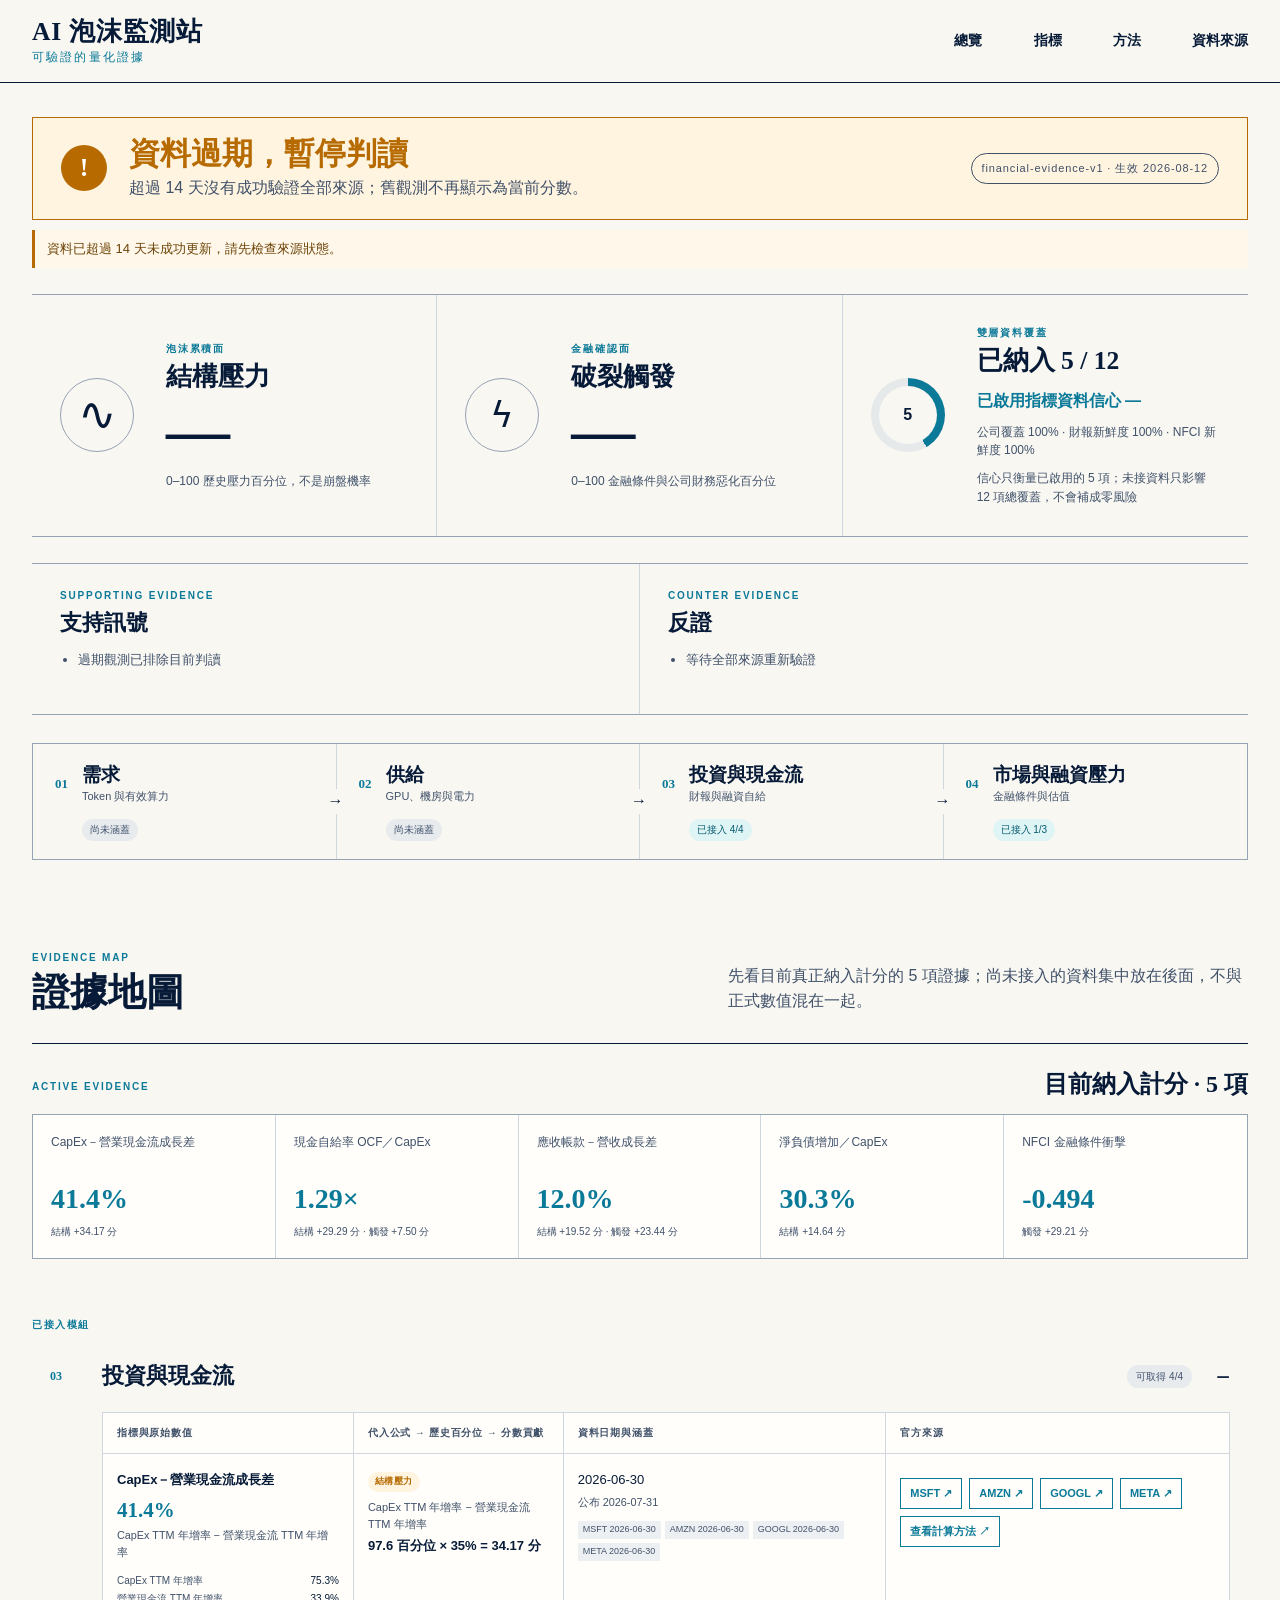
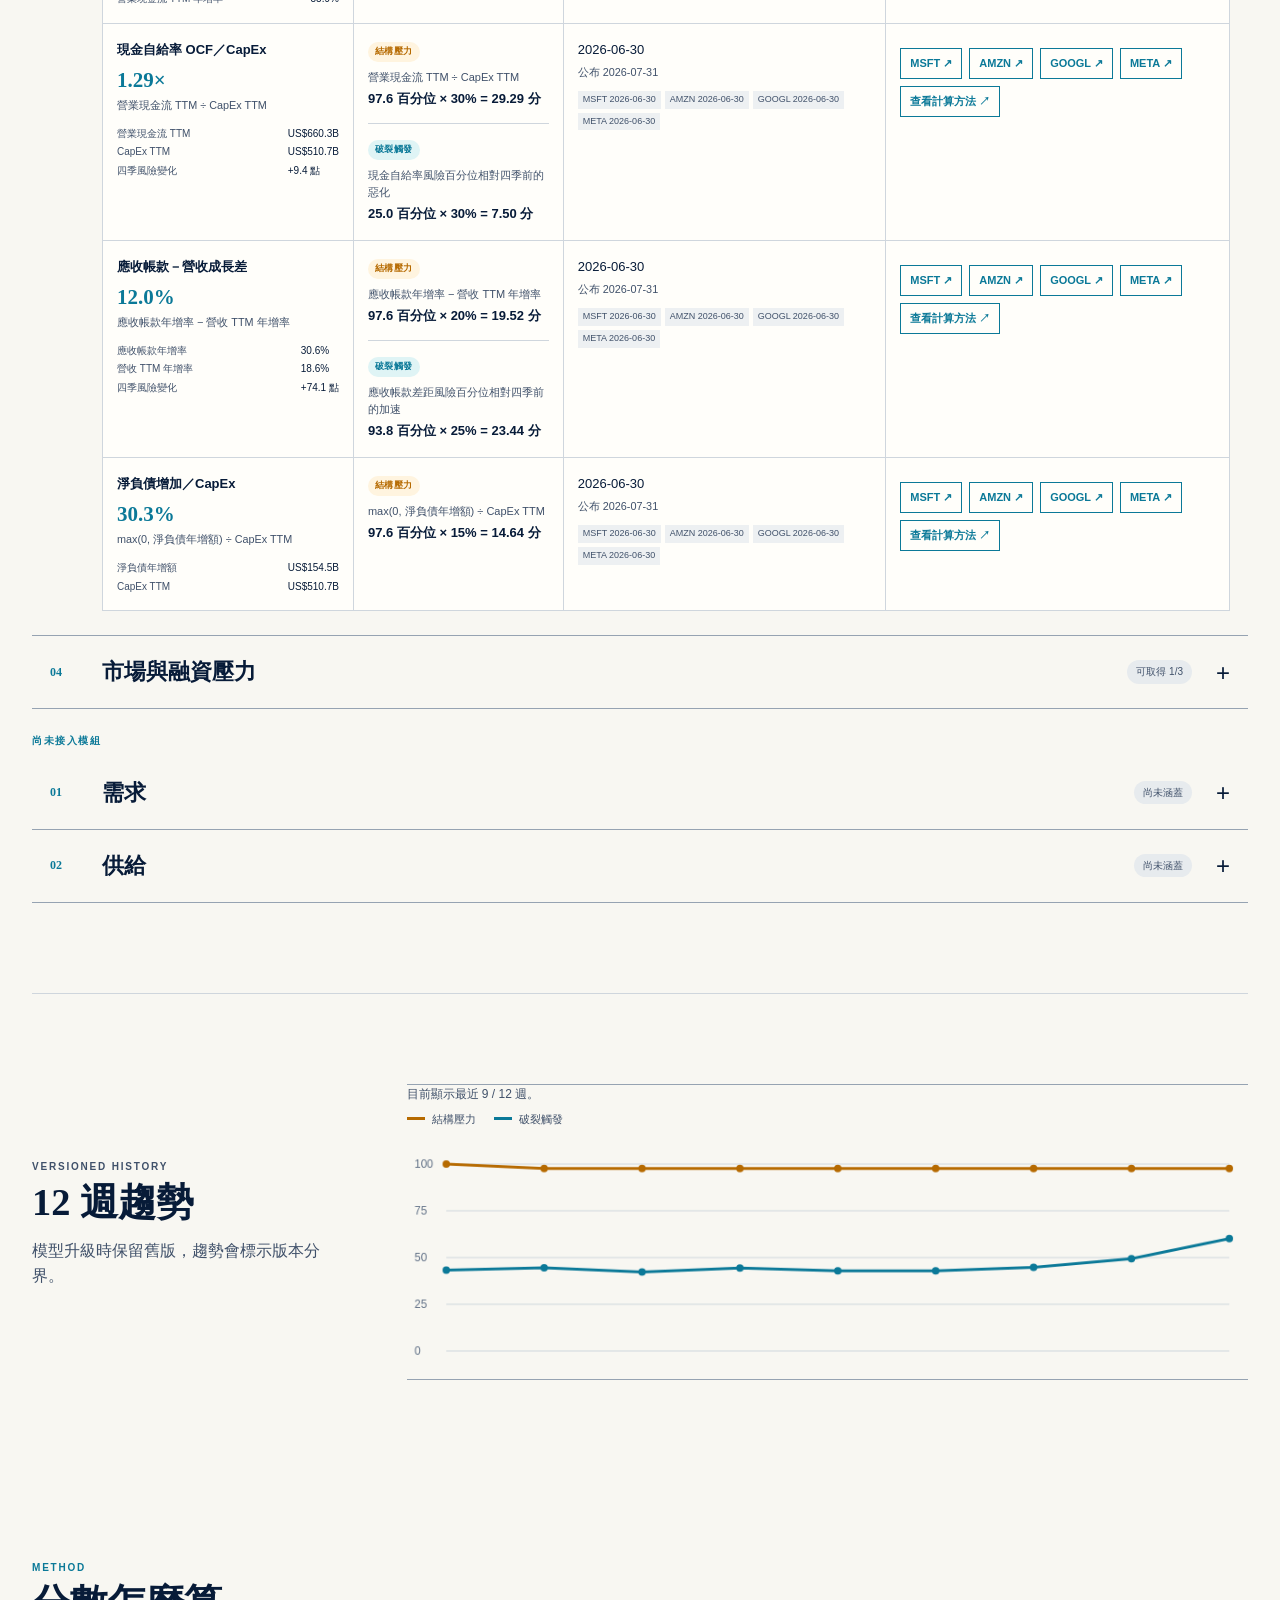
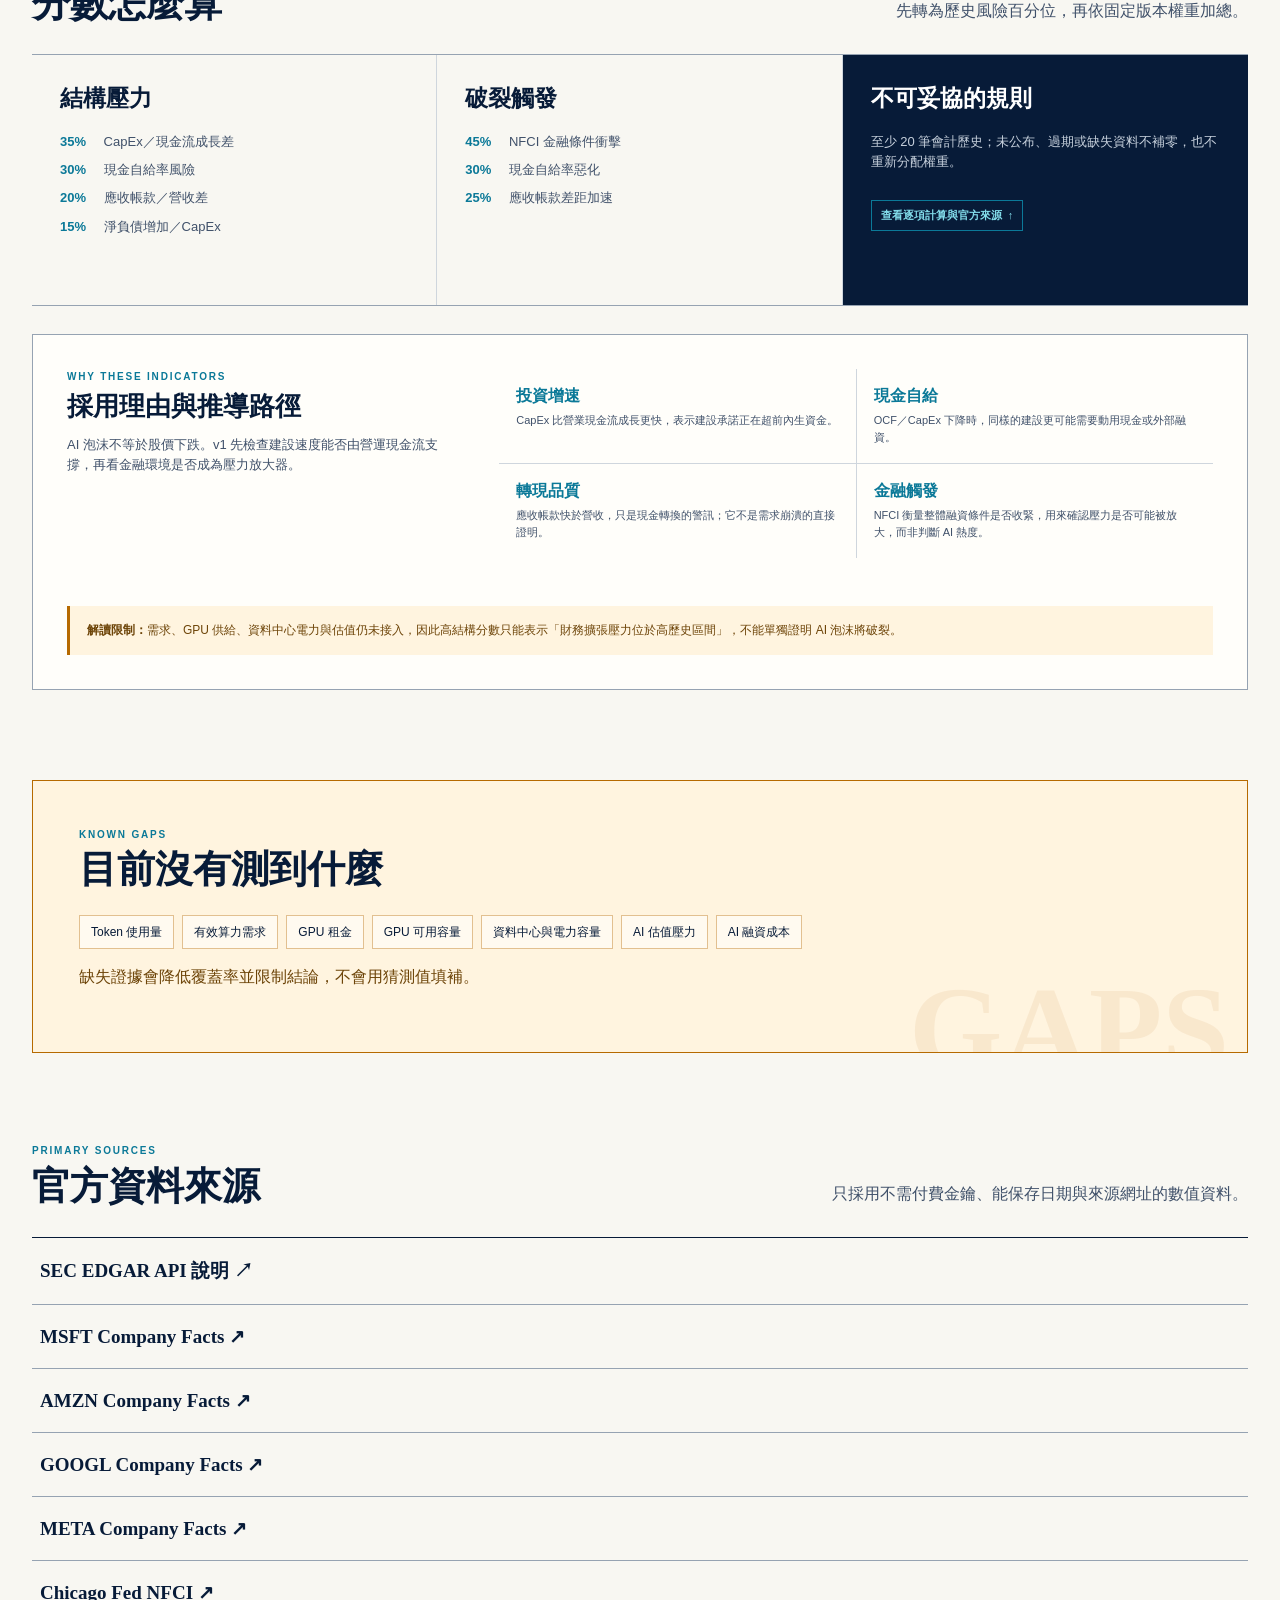
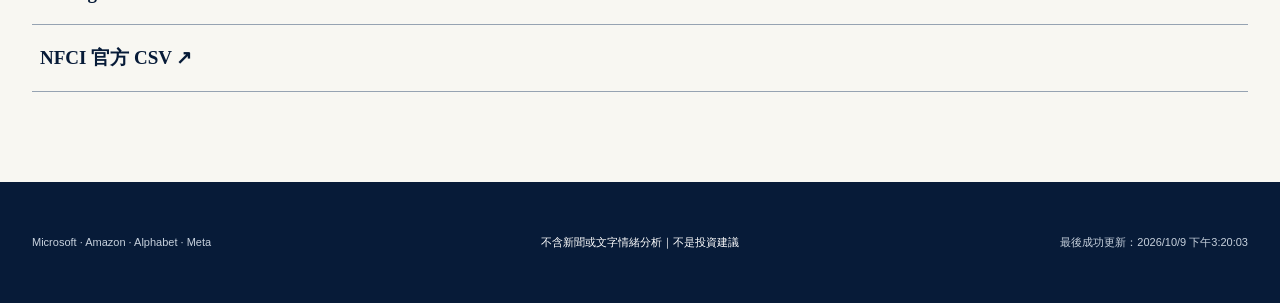
<file: site/index.html>
<!doctype html>
<html lang="zh-Hant">
<head>
  <meta charset="utf-8">
  <meta name="viewport" content="width=device-width, initial-scale=1">
  <meta name="description" content="以可驗證的官方數值監測 AI 基礎建設泡沫壓力。">
  <title>AI 泡沫監測站｜可驗證的量化證據</title>
  <link rel="icon" href="./favicon.svg" type="image/svg+xml">
  <link rel="stylesheet" href="./styles.css?v=20260814a">
  <script src="./app.js?v=20260814a" defer></script>
</head>
<body>
  <a class="skip-link" href="#main">跳至主要內容</a>
  <header class="site-header">
    <div class="header-inner">
      <a class="brand" href="#top" aria-label="AI 泡沫監測站首頁">
        <strong>AI 泡沫監測站</strong>
        <span>可驗證的量化證據</span>
      </a>
      <nav aria-label="主要導覽">
        <a href="#top">總覽</a>
        <a href="#evidence">指標</a>
        <a href="#method">方法</a>
        <a href="#sources">資料來源</a>
      </nav>
    </div>
  </header>

  <main id="main">
    <section id="top" class="container hero" aria-labelledby="state-title">
      <div id="status-banner" class="status-banner" role="status">
        <span class="status-symbol" aria-hidden="true">!</span>
        <div>
          <h1 id="state-title">正式資料尚未接入</h1>
          <p id="state-description">目前不顯示分數，避免將示意值誤認為真實判斷。</p>
        </div>
        <span id="model-version" class="model-chip">模型 v1</span>
      </div>

      <div id="stale-warning" class="stale-warning" role="alert">尚未有成功更新紀錄。</div>

      <div class="score-grid" aria-label="核心監測結果">
        <article class="score-panel">
          <div class="score-mark" aria-hidden="true">∿</div>
          <div>
            <p class="eyebrow">泡沫累積面</p>
            <h2>結構壓力</h2>
            <p id="structural-score" class="score-value">—</p>
            <p class="score-note">0–100 歷史壓力百分位，不是崩盤機率</p>
          </div>
        </article>
        <article class="score-panel">
          <div class="score-mark fracture" aria-hidden="true">ϟ</div>
          <div>
            <p class="eyebrow">金融確認面</p>
            <h2>破裂觸發</h2>
            <p id="trigger-score" class="score-value">—</p>
            <p class="score-note">0–100 金融條件與公司財務惡化百分位</p>
          </div>
        </article>
        <article class="score-panel coverage-panel">
          <div class="coverage-ring" aria-hidden="true"><span id="coverage-ring-value">0</span></div>
          <div>
            <p class="eyebrow">雙層資料覆蓋</p>
            <h2>已納入 <span id="coverage-count">0 / 12</span></h2>
            <p id="confidence" class="confidence-value">已啟用指標資料信心 0%</p>
            <p id="confidence-detail" class="score-note">等待公司覆蓋與資料新鮮度驗證</p>
            <p class="score-note">信心只衡量已啟用的 5 項；未接資料只影響 12 項總覆蓋，不會補成零風險</p>
          </div>
        </article>
      </div>

      <div class="judgement-grid" aria-label="目前判讀依據">
        <article><p class="kicker">SUPPORTING EVIDENCE</p><h2>支持訊號</h2><ul id="reason-list"><li>等待正式資料</li></ul></article>
        <article><p class="kicker">COUNTER EVIDENCE</p><h2>反證</h2><ul id="counter-list"><li>等待正式資料</li></ul></article>
      </div>

      <ol class="causal-rail" aria-label="AI 泡沫證據鏈">
        <li><span class="rail-index">01</span><div><strong>需求</strong><small>Token 與有效算力</small></div><span id="rail-demand-status" class="rail-status">尚未涵蓋</span></li>
        <li><span class="rail-index">02</span><div><strong>供給</strong><small>GPU、機房與電力</small></div><span id="rail-supply-status" class="rail-status">尚未涵蓋</span></li>
        <li><span class="rail-index">03</span><div><strong>投資與現金流</strong><small>財報與融資自給</small></div><span id="rail-investment-status" class="rail-status">等待資料</span></li>
        <li><span class="rail-index">04</span><div><strong>市場與融資壓力</strong><small>金融條件與估值</small></div><span id="rail-market-status" class="rail-status">等待資料</span></li>
      </ol>
    </section>

    <section id="evidence" class="container section" aria-labelledby="indicator-heading">
      <div class="section-heading">
        <div><p class="kicker">EVIDENCE MAP</p><h2 id="indicator-heading">證據地圖</h2></div>
        <p>先看目前真正納入計分的 5 項證據；尚未接入的資料集中放在後面，不與正式數值混在一起。</p>
      </div>
      <div id="indicator-list" class="evidence-list">
        <details>
          <summary><span>01</span><strong>需求</strong><em>尚未涵蓋</em></summary>
          <p class="empty-detail">Token 與有效算力資料尚未有穩定、公開且可長期自動化的來源。</p>
        </details>
        <details>
          <summary><span>02</span><strong>供給</strong><em>尚未涵蓋</em></summary>
          <p class="empty-detail">GPU 租金、可用容量、資料中心與電力資料仍列為證據缺口。</p>
        </details>
        <details open>
          <summary><span>03</span><strong>投資與現金流</strong><em>等待正式資料</em></summary>
          <div class="indicator-placeholder">
            <p>CapEx－營業現金流成長差</p><p>現金自給率 OCF／CapEx</p>
            <p>應收帳款－營收成長差</p><p>淨負債增加／CapEx</p>
          </div>
        </details>
        <details>
          <summary><span>04</span><strong>市場與融資壓力</strong><em>等待正式資料</em></summary>
          <p class="empty-detail">第一版使用 Chicago Fed NFCI；估值與 AI 專屬融資成本尚未涵蓋。</p>
        </details>
      </div>
    </section>

    <section id="trend" class="container section split-section" aria-labelledby="trend-heading">
      <div>
        <p class="kicker">VERSIONED HISTORY</p>
        <h2 id="trend-heading">12 週趨勢</h2>
        <p>模型升級時保留舊版，趨勢會標示版本分界。</p>
      </div>
      <div class="trend-frame">
        <p id="trend-status" class="trend-status" role="status">尚無可計分的歷史快照。</p>
        <div id="trend-legend" class="trend-legend" hidden><span class="structural">結構壓力</span><span class="trigger">破裂觸發</span></div>
        <canvas id="trend-chart" width="900" height="260" aria-label="結構壓力與破裂觸發趨勢圖"></canvas>
        <div id="trend-fallback" class="trend-empty">歷史資料尚未建立。</div>
      </div>
    </section>

    <section id="method" class="container section" aria-labelledby="method-heading">
      <div class="section-heading">
        <div><p class="kicker">METHOD</p><h2 id="method-heading">分數怎麼算</h2></div>
        <p>先轉為歷史風險百分位，再依固定版本權重加總。</p>
      </div>
      <div class="method-grid">
        <article>
          <h3>結構壓力</h3>
          <p><b>35%</b> CapEx／現金流成長差</p><p><b>30%</b> 現金自給率風險</p>
          <p><b>20%</b> 應收帳款／營收差</p><p><b>15%</b> 淨負債增加／CapEx</p>
        </article>
        <article>
          <h3>破裂觸發</h3>
          <p><b>45%</b> NFCI 金融條件衝擊</p><p><b>30%</b> 現金自給率惡化</p>
          <p><b>25%</b> 應收帳款差距加速</p>
        </article>
        <article class="method-rule">
          <h3>不可妥協的規則</h3>
          <p>至少 20 筆會計歷史；未公布、過期或缺失資料不補零，也不重新分配權重。</p>
          <a href="#evidence" id="method-link">查看逐項計算與官方來源 <span aria-hidden="true">↑</span></a>
        </article>
      </div>
      <div class="method-rationale" aria-labelledby="rationale-heading">
        <div class="rationale-intro">
          <p class="kicker">WHY THESE INDICATORS</p>
          <h3 id="rationale-heading">採用理由與推導路徑</h3>
          <p>AI 泡沫不等於股價下跌。v1 先檢查建設速度能否由營運現金流支撐，再看金融環境是否成為壓力放大器。</p>
        </div>
        <ol>
          <li><b>投資增速</b><span>CapEx 比營業現金流成長更快，表示建設承諾正在超前內生資金。</span></li>
          <li><b>現金自給</b><span>OCF／CapEx 下降時，同樣的建設更可能需要動用現金或外部融資。</span></li>
          <li><b>轉現品質</b><span>應收帳款快於營收，只是現金轉換的警訊；它不是需求崩潰的直接證明。</span></li>
          <li><b>金融觸發</b><span>NFCI 衡量整體融資條件是否收緊，用來確認壓力是否可能被放大，而非判斷 AI 熱度。</span></li>
        </ol>
        <p class="rationale-limit"><b>解讀限制：</b>需求、GPU 供給、資料中心電力與估值仍未接入，因此高結構分數只能表示「財務擴張壓力位於高歷史區間」，不能單獨證明 AI 泡沫將破裂。</p>
      </div>
    </section>

    <section id="missing-evidence" class="container missing-panel" aria-labelledby="missing-heading">
      <p class="kicker">KNOWN GAPS</p>
      <h2 id="missing-heading">目前沒有測到什麼</h2>
      <div id="missing-list" class="missing-list">
        <span>Token 需求</span><span>有效算力</span><span>GPU 租金與容量</span><span>資料中心與電力</span><span>AI 估值</span><span>AI 融資成本</span>
      </div>
      <p>缺失證據會降低覆蓋率並限制結論，不會用猜測值填補。</p>
    </section>

    <section id="sources" class="container section sources" aria-labelledby="source-heading">
      <div class="section-heading">
        <div><p class="kicker">PRIMARY SOURCES</p><h2 id="source-heading">官方資料來源</h2></div>
        <p>只採用不需付費金鑰、能保存日期與來源網址的數值資料。</p>
      </div>
      <ul id="source-list" class="source-list">
        <li><a href="https://www.sec.gov/search-filings/edgar-application-programming-interfaces" target="_blank" rel="noreferrer">SEC EDGAR Company Facts <span>公司財報 ↗</span></a></li>
        <li><a href="https://www.chicagofed.org/research/data/nfci/current-data" target="_blank" rel="noreferrer">Chicago Fed NFCI <span>金融條件 ↗</span></a></li>
      </ul>
    </section>
  </main>

  <footer class="site-footer">
    <div class="container footer-inner">
      <p>Microsoft · Amazon · Alphabet · Meta</p>
      <p>不含新聞或文字情緒分析｜不是投資建議</p>
      <p id="last-updated">最後成功更新：尚無</p>
    </div>
  </footer>
  <noscript><p class="noscript">JavaScript 未啟用；方法與來源仍可閱讀，但最新量化結果無法載入。</p></noscript>
</body>
</html>
</file>
<file: site/styles.css>
:root {
  --ink: #071b38;
  --ink-soft: #40516a;
  --paper: #f8f7f2;
  --surface: #fffefa;
  --line: #cfd6dd;
  --line-dark: #96a3b2;
  --cyan: #0b7998;
  --cyan-soft: #dff4f5;
  --amber: #b66a00;
  --amber-soft: #fff4df;
  --danger: #9e3f2f;
  --display: "Iowan Old Style", Baskerville, "Noto Serif TC", serif;
  --sans: "Avenir Next", Avenir, "Noto Sans TC", "PingFang TC", sans-serif;
}

* { box-sizing: border-box; }
.sr-only { position: absolute !important; width: 1px !important; height: 1px !important; padding: 0 !important; margin: -1px !important; overflow: hidden !important; clip: rect(0,0,0,0) !important; white-space: nowrap !important; border: 0 !important; }
html { scroll-behavior: smooth; }
body { margin: 0; background: var(--paper); color: var(--ink); font-family: var(--sans); line-height: 1.55; }
a { color: inherit; }
button, a, summary { -webkit-tap-highlight-color: transparent; }
:focus-visible { outline: 3px solid var(--cyan); outline-offset: 4px; }
.skip-link { position: fixed; z-index: 99; top: 8px; left: 8px; padding: 8px 12px; transform: translateY(-150%); background: var(--ink); color: white; }
.skip-link:focus { transform: none; }
.container { width: min(1440px, calc(100% - 64px)); margin-inline: auto; }

.site-header { position: sticky; z-index: 20; top: 0; border-bottom: 1px solid var(--ink); background: rgba(248, 247, 242, .96); backdrop-filter: blur(12px); }
.header-inner { width: min(1440px, calc(100% - 64px)); min-height: 82px; margin: auto; display: flex; align-items: center; justify-content: space-between; gap: 32px; }
.brand { display: grid; text-decoration: none; line-height: 1.1; }
.brand strong { font: 700 clamp(22px, 2vw, 32px)/1.1 var(--display); letter-spacing: .03em; }
.brand span { margin-top: 5px; font-size: 12px; letter-spacing: .18em; color: var(--cyan); }
nav { display: flex; gap: clamp(20px, 4vw, 56px); }
nav a { position: relative; padding-block: 26px; text-decoration: none; font-weight: 700; font-size: 14px; }
nav a::after { content: ""; position: absolute; right: 0; bottom: 17px; left: 0; height: 2px; background: var(--cyan); transform: scaleX(0); transition: transform .18s ease; }
nav a:hover::after, nav a:focus-visible::after { transform: scaleX(1); }

.hero { padding-top: 34px; }
.status-banner { display: grid; grid-template-columns: auto 1fr auto; align-items: center; gap: 22px; min-height: 88px; padding: 18px 28px; border: 1px solid var(--amber); background: var(--amber-soft); }
.status-banner.is-live { border-color: var(--cyan); background: #eef9f8; }
.status-banner.is-stale { border-color: var(--amber); background: var(--amber-soft); }
.status-symbol { display: grid; width: 46px; height: 46px; place-items: center; border-radius: 50%; background: var(--amber); color: white; font: 700 26px/1 var(--display); }
.is-live .status-symbol { background: var(--cyan); }
.is-stale .status-symbol { background: var(--amber); }
.status-banner h1 { margin: 0 0 3px; font: 700 clamp(22px, 2.4vw, 35px)/1.2 var(--display); color: var(--amber); }
.is-live h1 { color: var(--ink); }
.status-banner p { margin: 0; color: var(--ink-soft); }
.model-chip { padding: 6px 10px; border: 1px solid currentColor; border-radius: 999px; color: var(--ink-soft); font-size: 11px; letter-spacing: .08em; }
.stale-warning { margin-top: 10px; padding: 9px 12px; border-left: 3px solid var(--amber); background: #fff8ea; color: #6d4408; font-size: 13px; }
.stale-warning[hidden] { display: none; }

.score-grid { display: grid; grid-template-columns: repeat(3, 1fr); gap: 0; margin-top: 26px; border-block: 1px solid var(--line-dark); }
.score-panel { min-height: 210px; display: grid; grid-template-columns: 88px 1fr; align-items: center; gap: 18px; padding: 30px 28px; border-right: 1px solid var(--line); }
.score-panel:last-child { border-right: 0; }
.score-mark { display: grid; width: 74px; height: 74px; place-items: center; border: 1px solid var(--line-dark); border-radius: 50%; font: 400 46px/1 var(--display); }
.fracture { font-size: 36px; }
.eyebrow, .kicker { margin: 0 0 6px; color: var(--cyan); font-size: 10px; font-weight: 800; letter-spacing: .18em; text-transform: uppercase; }
.score-panel h2 { margin: 0; font: 700 clamp(20px, 2vw, 28px)/1.2 var(--display); }
.score-value { margin: 6px 0 0; font: 700 clamp(46px, 5vw, 68px)/1 var(--display); }
.score-value small { font: 500 12px var(--sans); color: var(--ink-soft); }
.score-note { max-width: 260px; margin: 9px 0 0; color: var(--ink-soft); font-size: 12px; }
.coverage-ring { --progress: 0deg; display: grid; width: 74px; height: 74px; place-items: center; border-radius: 50%; background: conic-gradient(var(--cyan) var(--progress), #e5e9ea 0); }
.coverage-ring::before { content: ""; grid-area: 1/1; width: 58px; height: 58px; border-radius: 50%; background: var(--paper); }
.coverage-ring span { z-index: 1; grid-area: 1/1; font-weight: 800; }
.confidence-value { margin: 12px 0 0; color: var(--cyan); font-weight: 800; }

.judgement-grid { display: grid; grid-template-columns: 1fr 1fr; margin-top: 26px; border-block: 1px solid var(--line-dark); }
.judgement-grid article { min-height: 150px; padding: 24px 28px; border-right: 1px solid var(--line); }
.judgement-grid article:last-child { border-right: 0; }
.judgement-grid h2 { margin: 0; font: 700 22px/1.2 var(--display); }
.judgement-grid ul { margin: 14px 0 0; padding-left: 18px; color: var(--ink-soft); font-size: 13px; }
.judgement-grid li + li { margin-top: 5px; }

.causal-rail { display: grid; grid-template-columns: repeat(4, 1fr); margin: 28px 0 0; padding: 0; border: 1px solid var(--line-dark); list-style: none; }
.causal-rail li { position: relative; min-height: 96px; display: grid; grid-template-columns: auto 1fr; align-items: center; gap: 14px; padding: 18px 22px; border-right: 1px solid var(--line); }
.causal-rail li:last-child { border-right: 0; }
.causal-rail li:not(:last-child)::after { content: "→"; position: absolute; z-index: 2; right: -13px; width: 26px; background: var(--paper); text-align: center; }
.rail-index { color: var(--cyan); font: 700 13px var(--display); }
.causal-rail strong, .causal-rail small { display: block; }
.causal-rail strong { font: 700 19px var(--display); }
.causal-rail small { color: var(--ink-soft); font-size: 11px; }
.rail-status { grid-column: 2; justify-self: start; padding: 3px 8px; border-radius: 999px; background: #e7ebee; color: var(--ink-soft); font-size: 10px; }
.rail-status.active { background: var(--cyan-soft); color: #075c70; }

.section { padding-block: 90px; }
.section-heading { display: flex; align-items: end; justify-content: space-between; gap: 40px; margin-bottom: 30px; }
.section h2, .missing-panel h2 { margin: 0; font: 700 clamp(30px, 3vw, 46px)/1.1 var(--display); }
.section-heading > p { max-width: 520px; margin: 0; color: var(--ink-soft); }
.evidence-list { border-top: 1px solid var(--ink); }
.evidence-overview { padding: 24px 0 34px; }
.evidence-overview-heading { display: flex; align-items: end; justify-content: space-between; gap: 24px; margin-bottom: 14px; }
.evidence-overview-heading h3 { margin: 0; font: 700 24px var(--display); }
.evidence-overview-grid { display: grid; grid-template-columns: repeat(5, 1fr); border: 1px solid var(--line-dark); }
.evidence-overview-card { min-height: 142px; padding: 18px; border-right: 1px solid var(--line); background: var(--surface); }
.evidence-overview-card:last-child { border-right: 0; }
.evidence-overview-card p { min-height: 42px; margin: 0; color: var(--ink-soft); font-size: 12px; }
.evidence-overview-card strong { display: block; margin-top: 8px; color: var(--cyan); font: 700 28px var(--display); }
.evidence-overview-card small { display: block; margin-top: 9px; color: var(--ink-soft); font-size: 10px; }
.evidence-group-label { margin: 24px 0 8px; color: var(--cyan); font-size: 10px; font-weight: 800; letter-spacing: .16em; }
.evidence-list details { border-bottom: 1px solid var(--line-dark); background: transparent; }
.evidence-list summary { min-height: 72px; display: grid; grid-template-columns: 52px 1fr auto; align-items: center; padding: 0 18px; cursor: pointer; list-style: none; }
.evidence-list summary::-webkit-details-marker { display: none; }
.evidence-list summary::after { content: "+"; grid-column: 4; margin-left: 24px; font-size: 24px; font-weight: 300; }
.evidence-list details[open] summary::after { content: "−"; }
.evidence-list summary > span { color: var(--cyan); font: 700 12px var(--display); }
.evidence-list summary strong { font: 700 22px var(--display); }
.evidence-list summary em { padding: 4px 9px; border-radius: 999px; background: #e7ebee; color: var(--ink-soft); font-size: 10px; font-style: normal; }
.details-body { padding: 0 18px 24px 70px; }
.empty-detail, .indicator-placeholder { margin: 0; padding: 20px 18px 24px 70px; color: var(--ink-soft); }
.module-empty { padding-top: 16px; }
.module-empty-intro { margin: 0 0 10px; color: var(--ink-soft); font-size: 12px; }
.planned-list { display: grid; gap: 1px; margin: 0; padding: 0; background: var(--line); list-style: none; }
.planned-list li { display: grid; grid-template-columns: minmax(160px, .35fr) 1fr; gap: 18px; padding: 13px 15px; background: var(--surface); }
.planned-list strong { font: 700 15px var(--display); }
.planned-list span { color: var(--ink-soft); font-size: 12px; }
.indicator-placeholder { display: grid; grid-template-columns: 1fr 1fr; gap: 1px; }
.indicator-placeholder p { margin: 0; padding: 14px; border: 1px solid var(--line); }
.indicator-table { width: 100%; border-collapse: collapse; background: var(--surface); font-size: 13px; }
.indicator-table th { padding: 12px 14px; border: 1px solid var(--line); color: var(--ink-soft); font-size: 10px; letter-spacing: .08em; text-align: left; }
.indicator-table td { padding: 16px 14px; border: 1px solid var(--line); vertical-align: top; }
.indicator-table td:first-child { min-width: 250px; font-weight: 700; }
.indicator-table small { display: block; margin-top: 4px; color: var(--ink-soft); font-weight: 400; }
.raw-value { display: block; margin-top: 8px; color: var(--cyan); font: 700 21px var(--display); }
.calculation-inputs { display: grid; grid-template-columns: 1fr auto; gap: 3px 12px; margin: 12px 0 0; font-size: 10px; font-weight: 500; }
.calculation-inputs dt { color: var(--ink-soft); }
.calculation-inputs dd { margin: 0; font-variant-numeric: tabular-nums; }
.role-trace + .role-trace { margin-top: 14px; padding-top: 14px; border-top: 1px solid var(--line); }
.role-chip { display: inline-block; padding: 3px 7px; border-radius: 999px; background: var(--amber-soft); color: var(--amber); font-size: 9px; font-weight: 800; letter-spacing: .05em; }
.role-chip.trigger { background: var(--cyan-soft); color: var(--cyan); }
.role-formula { margin: 7px 0 3px; color: var(--ink-soft); font-size: 11px; }
.role-math { margin: 0; font-weight: 800; font-variant-numeric: tabular-nums; }
.not-scored { color: var(--ink-soft); }
.company-coverage { display: flex; flex-wrap: wrap; gap: 4px; margin-top: 10px; }
.company-coverage span { padding: 2px 5px; background: #edf0f2; color: var(--ink-soft); font-size: 9px; white-space: nowrap; }
.indicator-links { display: flex; flex-wrap: wrap; gap: 7px; margin-top: 8px; }
.indicator-links a, .method-rule a { display: inline-flex; gap: 6px; align-items: center; padding: 6px 9px; border: 1px solid var(--cyan); color: var(--cyan); text-decoration: none; font-size: 11px; font-weight: 800; }
.indicator-links a:hover, .method-rule a:hover { background: var(--cyan); color: white; }

.split-section { display: grid; grid-template-columns: minmax(220px, .35fr) 1fr; gap: 80px; align-items: center; border-top: 1px solid var(--line); }
.split-section h2 { margin-bottom: 12px; }
.split-section p { color: var(--ink-soft); }
.trend-frame { min-height: 280px; display: grid; align-content: center; border-block: 1px solid var(--line-dark); }
.trend-status { margin: 0 0 8px; color: var(--ink-soft); font-size: 12px; }
.trend-legend { display: flex; gap: 18px; margin: 0 0 8px; color: var(--ink-soft); font-size: 11px; }
.trend-legend[hidden] { display: none; }
.trend-legend span::before { content: ""; display: inline-block; width: 18px; height: 3px; margin: 0 7px 3px 0; background: var(--amber); }
.trend-legend .trigger::before { background: var(--cyan); }
#trend-chart { display: none; width: 100%; height: auto; }
.trend-empty { color: var(--ink-soft); }
.snapshot-intro { margin: 0 0 18px; }
.snapshot-grid { display: grid; grid-template-columns: 1fr 1fr; border: 1px solid var(--line-dark); }
.snapshot-card { padding: 20px; border-right: 1px solid var(--line); background: var(--surface); }
.snapshot-card:last-child { border-right: 0; }
.snapshot-card span, .snapshot-card small { display: block; color: var(--ink-soft); font-size: 11px; }
.snapshot-card strong { display: block; margin: 4px 0; font: 700 38px var(--display); }

.method-grid { display: grid; grid-template-columns: repeat(3, 1fr); border-block: 1px solid var(--line-dark); }
.method-grid article { min-height: 250px; padding: 28px; border-right: 1px solid var(--line); }
.method-grid article:last-child { border-right: 0; }
.method-grid h3 { margin: 0 0 18px; font: 700 23px var(--display); }
.method-grid p { margin: 8px 0; color: var(--ink-soft); font-size: 13px; }
.method-grid b { display: inline-block; min-width: 40px; color: var(--cyan); }
.method-rule { background: var(--ink); color: white; }
.method-rule p { color: #c6d0dc; }
.method-rule a { margin-top: 20px; color: #83deec; }
.method-rationale { display: grid; grid-template-columns: .7fr 1.3fr; gap: 48px; margin-top: 28px; padding: 34px; border: 1px solid var(--line-dark); background: var(--surface); }
.rationale-intro h3 { margin: 0; font: 700 26px/1.2 var(--display); }
.rationale-intro > p:last-child { color: var(--ink-soft); font-size: 13px; }
.method-rationale ol { display: grid; grid-template-columns: 1fr 1fr; gap: 1px; margin: 0; padding: 0; background: var(--line); list-style: none; }
.method-rationale li { padding: 17px; background: var(--surface); }
.method-rationale li b, .method-rationale li span { display: block; }
.method-rationale li b { color: var(--cyan); font: 700 16px var(--display); }
.method-rationale li span { margin-top: 5px; color: var(--ink-soft); font-size: 11px; }
.rationale-limit { grid-column: 1 / -1; margin: 0; padding: 15px 17px; border-left: 3px solid var(--amber); background: var(--amber-soft); color: #6d4408; font-size: 12px; }

.missing-panel { position: relative; overflow: hidden; padding: 46px; border: 1px solid var(--amber); background: var(--amber-soft); }
.missing-panel::after { content: "GAPS"; position: absolute; right: 18px; bottom: -38px; color: rgba(182,106,0,.08); font: 700 120px/1 var(--display); }
.missing-list { position: relative; z-index: 1; display: flex; flex-wrap: wrap; gap: 8px; margin: 24px 0 14px; }
.missing-list span { padding: 7px 11px; border: 1px solid rgba(182,106,0,.4); background: rgba(255,255,255,.55); font-size: 12px; }
.missing-panel > p:last-child { position: relative; z-index: 1; color: #6d4408; }

.source-list { margin: 0; padding: 0; border-top: 1px solid var(--ink); list-style: none; }
.source-list li { border-bottom: 1px solid var(--line-dark); }
.source-list a { display: flex; justify-content: space-between; gap: 20px; padding: 20px 8px; text-decoration: none; font: 700 19px var(--display); }
.source-list a:hover { padding-left: 18px; background: var(--surface); }
.source-list span { font: 600 11px var(--sans); color: var(--cyan); letter-spacing: .06em; }

.site-footer { border-top: 1px solid var(--ink); background: var(--ink); color: white; }
.footer-inner { min-height: 120px; display: grid; grid-template-columns: 1fr 1fr 1fr; align-items: center; gap: 30px; }
.footer-inner p { margin: 0; color: #c6d0dc; font-size: 11px; }
.footer-inner p:nth-child(2) { text-align: center; color: white; }
.footer-inner p:last-child { text-align: right; }
.noscript { margin: 0; padding: 12px; background: #fee; color: #700; text-align: center; }

@media (max-width: 980px) {
  .method-grid { grid-template-columns: 1fr; }
  .method-grid article { border-right: 0; border-bottom: 1px solid var(--line); }
  .method-grid article:last-child { border-bottom: 0; }
  .indicator-table { display: block; overflow-x: auto; }
  .evidence-overview-grid { grid-template-columns: repeat(2, 1fr); }
  .evidence-overview-card { border-bottom: 1px solid var(--line); }
  .method-rationale { grid-template-columns: 1fr; }
  .rationale-limit { grid-column: 1; }
}

@media (min-width: 721px) and (max-width: 980px) {
  .status-banner { grid-template-columns: auto 1fr; }
  .model-chip { grid-column: 2; justify-self: start; }

  .score-grid { grid-template-columns: repeat(3, minmax(0, 1fr)); }
  .score-panel { min-width: 0; min-height: 200px; grid-template-columns: 54px minmax(0, 1fr); gap: 12px; padding: 24px 16px; }
  .score-mark, .coverage-ring { width: 54px; height: 54px; }
  .score-mark { font-size: 36px; }
  .fracture { font-size: 30px; }
  .coverage-ring::before { width: 43px; height: 43px; }
  .score-panel h2 { font-size: 20px; }
  .score-value { font-size: 46px; }
  .confidence-value { font-size: 13px; }
  .score-note { max-width: none; }

  .judgement-grid article { min-height: 120px; padding: 20px 22px; }

  .causal-rail { grid-template-columns: 1fr 1fr; }
  .causal-rail li { min-height: 104px; }
  .causal-rail li:nth-child(2n) { border-right: 0; }
  .causal-rail li:nth-child(-n + 2) { border-bottom: 1px solid var(--line); }
  .causal-rail li:not(:last-child)::after { display: none; }
}

@media (max-width: 720px) {
  .container, .header-inner { width: min(100% - 28px, 1440px); }
  .site-header { position: static; }
  .header-inner { min-height: 68px; }
  nav { gap: 14px; overflow-x: auto; }
  nav a { padding-block: 20px; font-size: 12px; }
  nav a:nth-child(2), nav a:nth-child(3) { display: none; }
  .brand strong { font-size: 20px; }
  .brand span { font-size: 9px; }
  .hero { padding-top: 16px; }
  .status-banner { grid-template-columns: auto 1fr; padding: 16px; }
  .status-symbol { width: 38px; height: 38px; }
  .model-chip { grid-column: 2; justify-self: start; }
  .score-grid { grid-template-columns: 1fr; }
  .score-panel { min-height: 168px; grid-template-columns: 64px 1fr; padding: 24px 12px; border-right: 0; border-bottom: 1px solid var(--line); }
  .score-panel:last-child { border-bottom: 0; }
  .score-mark, .coverage-ring { width: 54px; height: 54px; }
  .coverage-ring::before { width: 43px; height: 43px; }
  .causal-rail { grid-template-columns: 1fr; }
  .causal-rail li { border-right: 0; border-bottom: 1px solid var(--line); }
  .causal-rail li:last-child { border-bottom: 0; }
  .judgement-grid { grid-template-columns: 1fr; }
  .judgement-grid article { border-right: 0; border-bottom: 1px solid var(--line); }
  .judgement-grid article:last-child { border-bottom: 0; }
  .section { padding-block: 62px; }
  .section-heading { display: block; }
  .section-heading > p { margin-top: 12px; }
  .evidence-overview-grid { grid-template-columns: 1fr; }
  .evidence-overview-card { min-height: 0; border-right: 0; }
  .snapshot-grid { grid-template-columns: 1fr; }
  .snapshot-card { border-right: 0; border-bottom: 1px solid var(--line); }
  .snapshot-card:last-child { border-bottom: 0; }
  .evidence-list summary { grid-template-columns: 38px 1fr; padding-inline: 8px; }
  .evidence-list summary em { grid-column: 2; justify-self: start; }
  .evidence-list summary::after { grid-column: 3; grid-row: 1 / span 2; }
  .details-body, .empty-detail, .indicator-placeholder { padding: 10px 0 20px; }
  .module-empty { padding-top: 12px; }
  .planned-list li { grid-template-columns: 1fr; gap: 4px; }
  .indicator-placeholder { grid-template-columns: 1fr; }
  .method-rationale { padding: 22px 16px; }
  .method-rationale ol { grid-template-columns: 1fr; }
  .split-section { grid-template-columns: 1fr; gap: 28px; }
  .missing-panel { padding: 28px 20px; }
  .footer-inner { grid-template-columns: 1fr; padding-block: 28px; text-align: left; }
  .footer-inner p:nth-child(2), .footer-inner p:last-child { text-align: left; }
}

@media (prefers-reduced-motion: reduce) {
  html { scroll-behavior: auto; }
  * { transition: none !important; }
}
</file>
